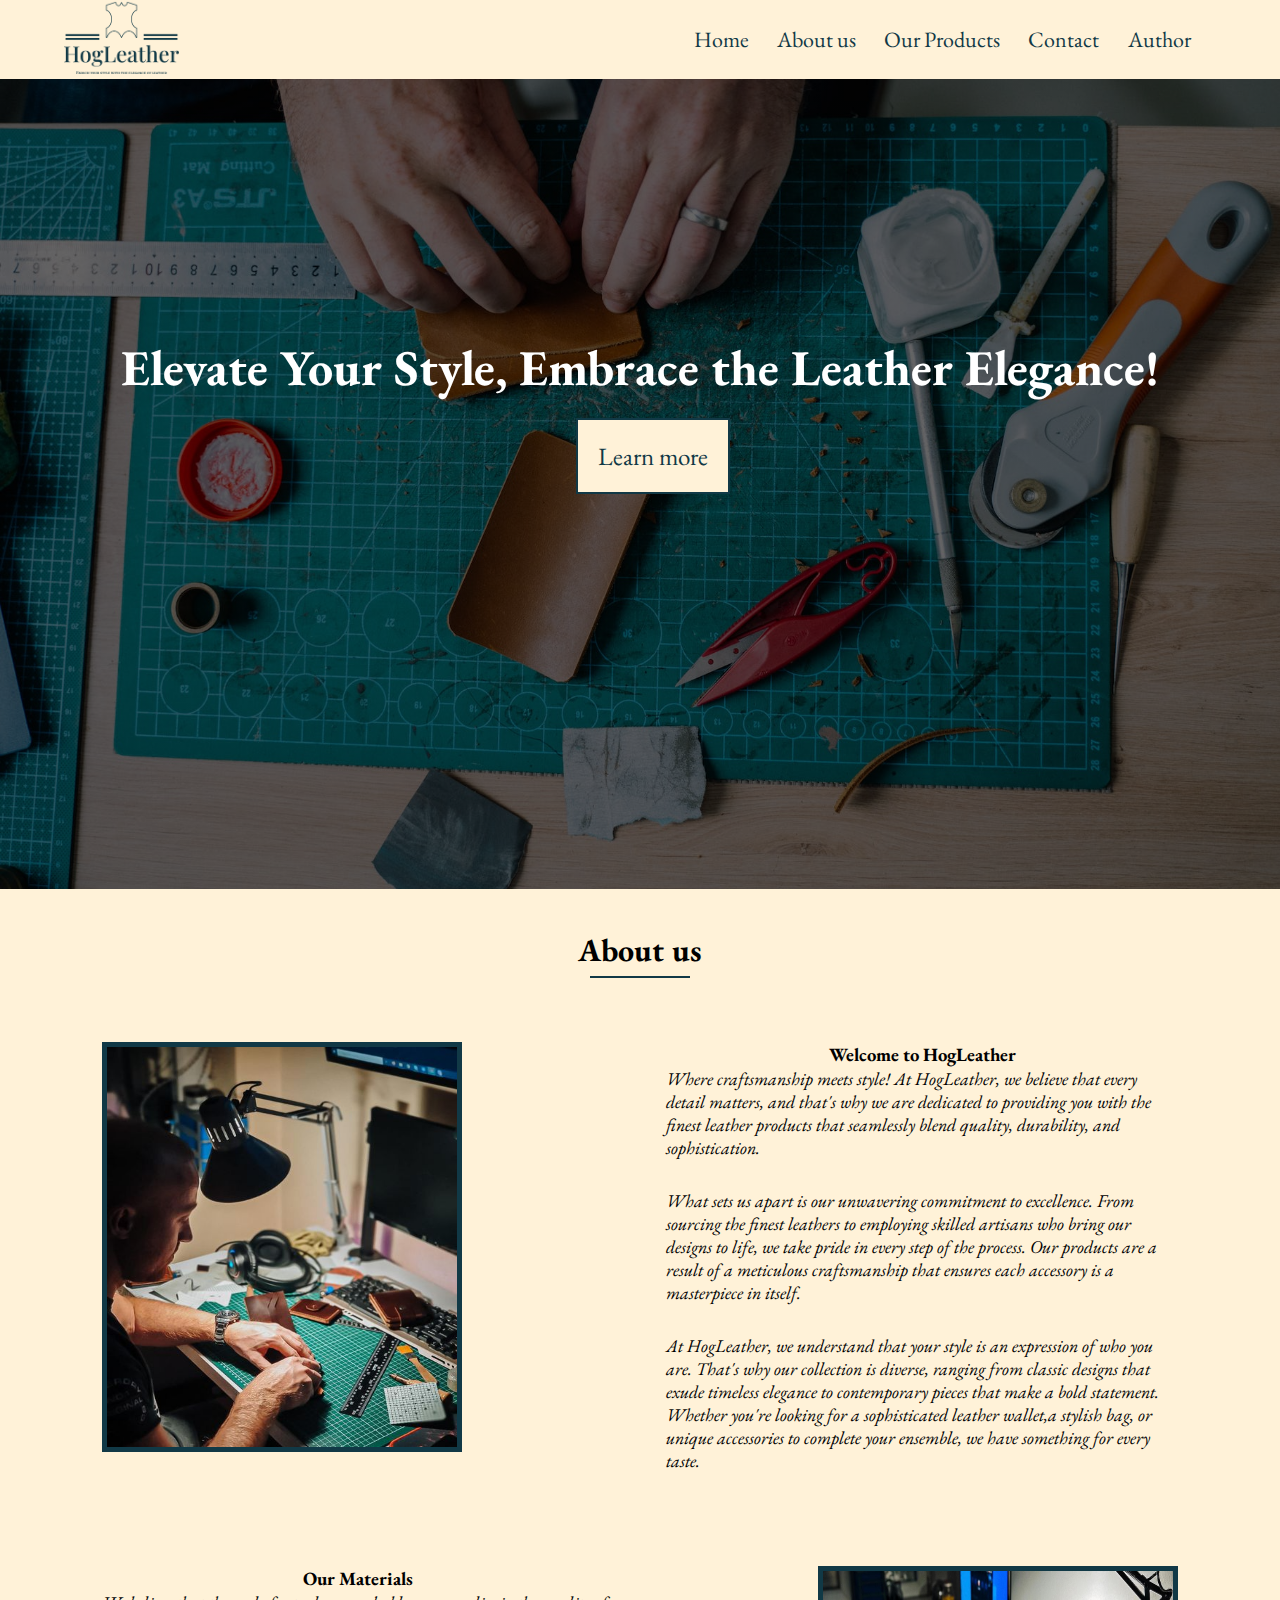
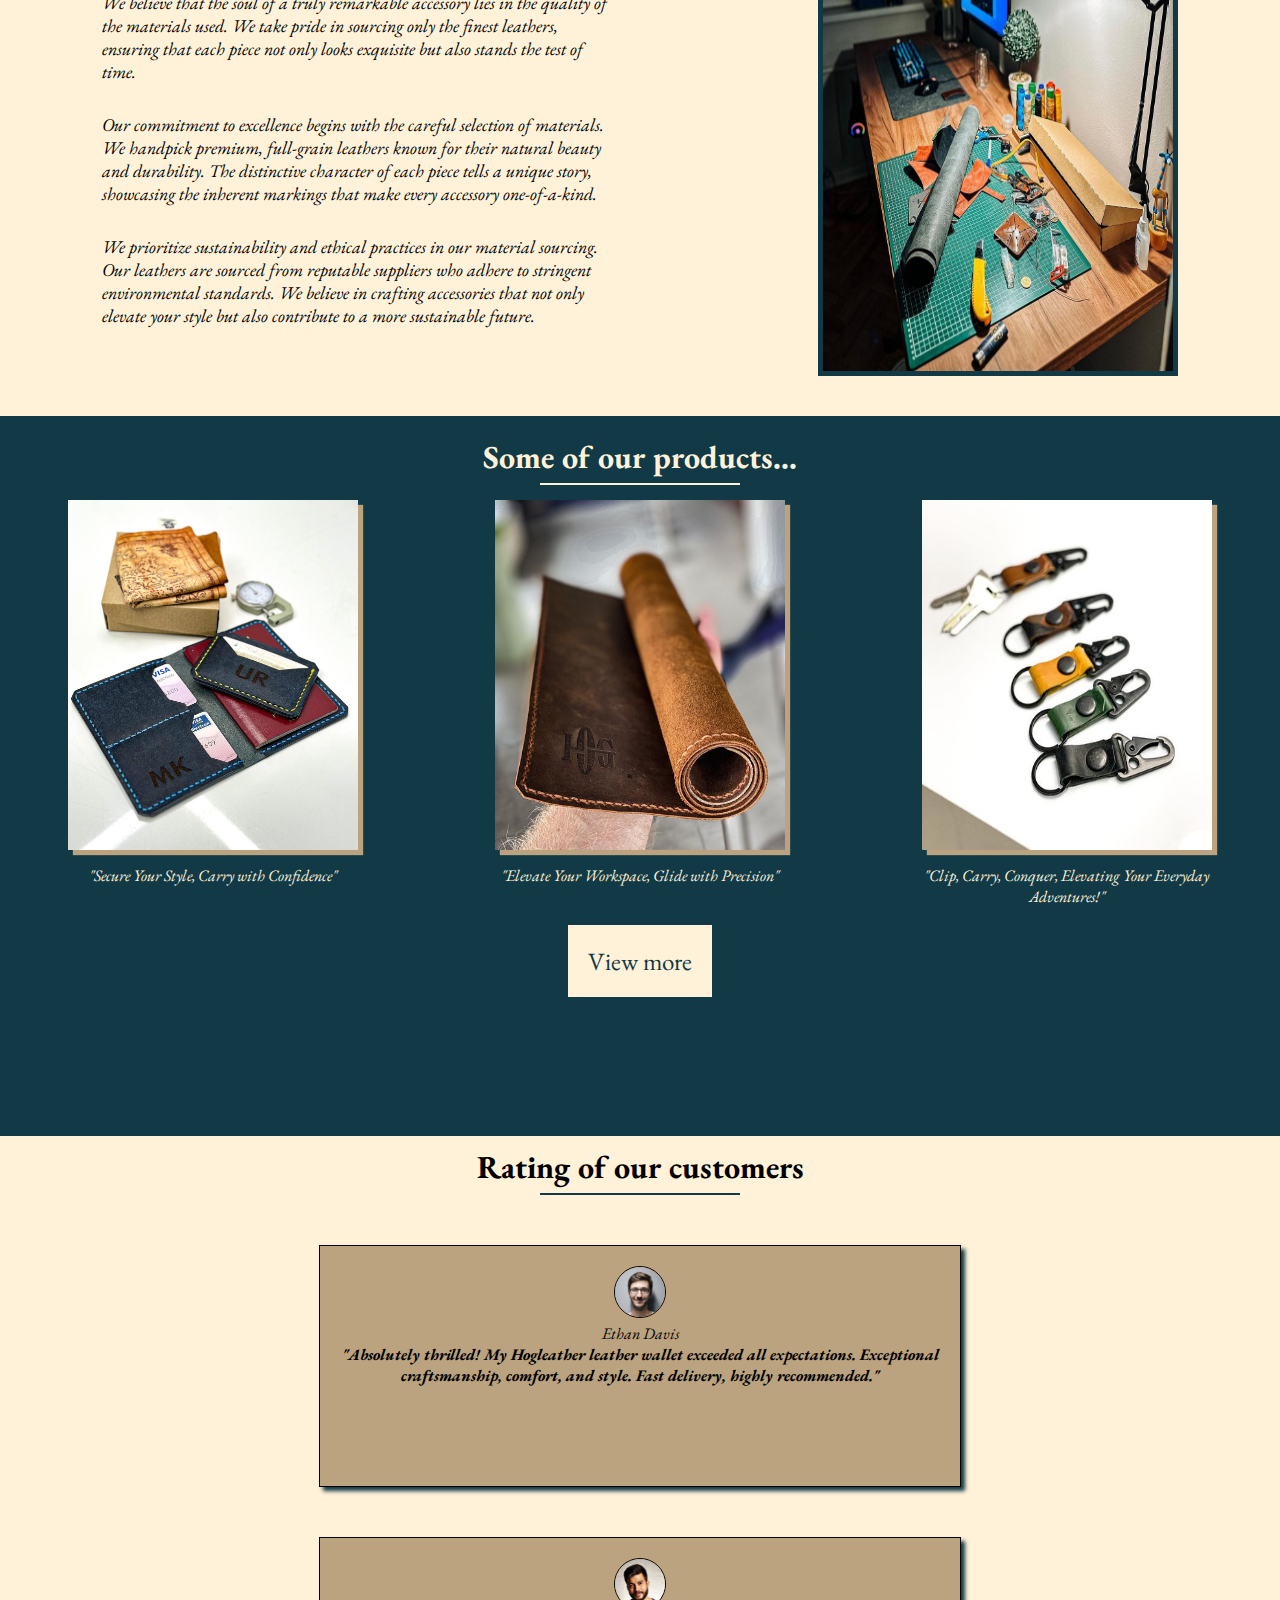
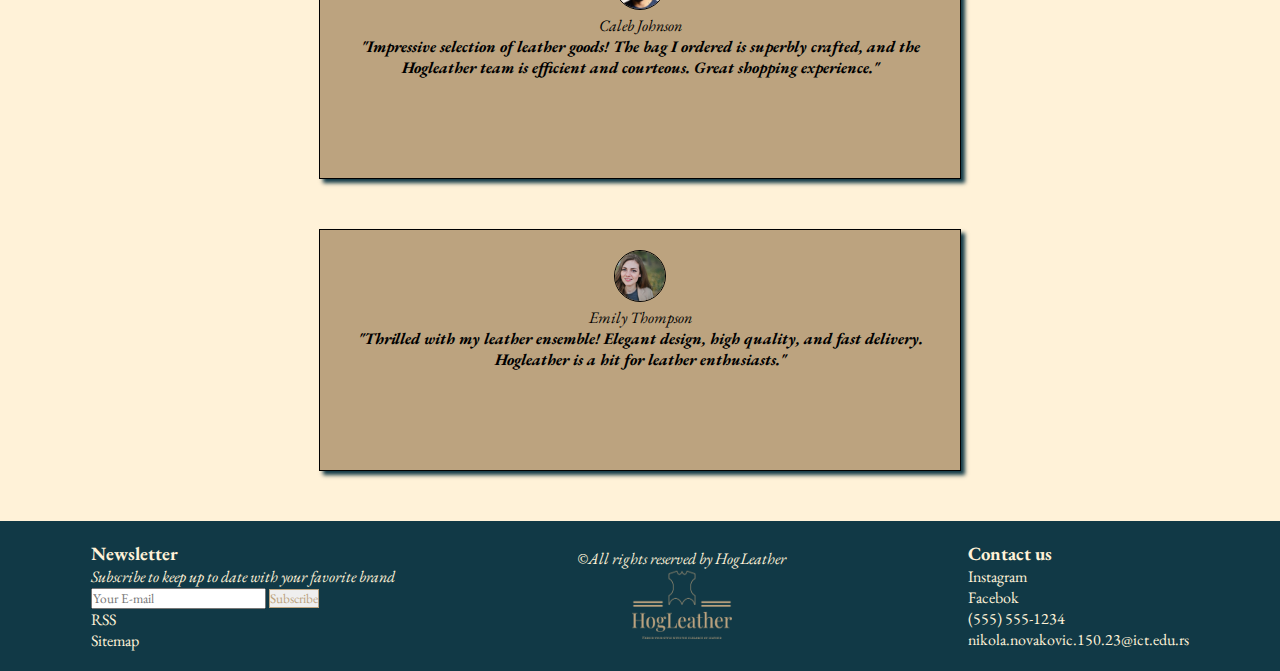
<file: index.html>
<!DOCTYPE html>
  <html>
    <head>
        <title>HogLeather</title>

        <meta charset="utf-8"/>
        <meta name="keywords" content="Leather, Leather wallets, Leather products, Passport wallet, Knife holder, Key holder" />
        <meta name="description" content="Elevate Your Style, Embrace the Leather Elegance"/>

        <link rel="stylesheet" type="text/css" href="css/style.css"/>

        <link rel="preconnect" href="https://fonts.googleapis.com"/>
        <link rel="preconnect" href="https://fonts.gstatic.com" crossorigin>
        <link href="https://fonts.googleapis.com/css2?family=Open+Sans&display=swap" rel="stylesheet"/>

        <link rel="preconnect" href="https://fonts.googleapis.com">
         <link rel="preconnect" href="https://fonts.gstatic.com" crossorigin>
        <link href="https://fonts.googleapis.com/css2?family=EB+Garamond&display=swap" rel="stylesheet">

        <link rel="stylesheet" href="https://cdnjs.cloudflare.com/ajax/libs/font-awesome/6.5.0/css/all.min.css" 
        integrity="sha512-Avb2QiuDEEvB4bZJYdft2mNjVShBftLdPG8FJ0V7irTLQ8Uo0qcPxh4Plq7G5tGm0rU+1SPhVotteLpBERwTkw==" crossorigin="anonymous" referrerpolicy="no-referrer" />
        <link rel="shortcut icon" href="img/logo-shortcut.png" />
        

      </head>
    <body>
        <header>
          <div class="wrap">
            <div id="logo">
              <a href="#"><img src="img/logo.png" alt="logo"/></a>
            </div>
            <div class="nav">
              <ul>
                <li><a href="index.html">Home</a></li>
                <li><a href="#about-us">About us</a></li>
                <li><a href="products.html">Our Products</a></li>
                <li><a href="contact.html">Contact </a></li>
                <li><a href="author.html">Author</a></li>
              </ul>
           </div>
        </div>
        </header>
          <main>
            <div id="back-cover">
              <h1>Elevate Your Style, Embrace the Leather Elegance! </h1>
              <a href="#about-us">Learn more</a>
            </div>
        <div id="about-us">
              <h1>About us</h1>
              <div class="content">
              <img src="img/proizvodnja4.jpg" alt="about-us-img"/>
    
              <div class="content-text">
    
              <h3>Welcome to HogLeather</h3>
    
                <p>Where craftsmanship meets style! 
                At HogLeather, we believe that every detail matters, 
                and that's why we are dedicated to providing you with the finest leather products that seamlessly blend quality,
                durability, and sophistication.
                </p>
                <p>
                What sets us apart is our unwavering commitment to excellence. 
                From sourcing the finest leathers to employing skilled artisans who bring our designs to life,
                 we take pride in every step of the process. 
                 Our products are a result of a meticulous craftsmanship that ensures each accessory is a masterpiece in itself.
                </p>
                <p>
                At HogLeather, we understand that your style is an expression of who you are. 
                That's why our collection is diverse, ranging from classic designs that exude timeless elegance to contemporary pieces that make a bold statement. 
                Whether you're looking for a sophisticated leather wallet,a stylish bag,
                 or unique accessories to complete your ensemble, we have something for every taste.
                </p>
              </div>
            </div>
              <div class="content">
    
              <div class="content-text">
                <h3> 
                  Our Materials
                </h3>
                <p>
                  We believe that the soul of a truly remarkable accessory lies in the quality of the materials used. 
                  We take pride in sourcing only the finest leathers, ensuring that each piece not only looks exquisite but also stands the test of time.
                </p>
                <p>
                  Our commitment to excellence begins with the careful selection of materials.
                   We handpick premium, full-grain leathers known for their natural beauty and durability. 
                   The distinctive character of each piece tells a unique story, showcasing the inherent markings that make every accessory one-of-a-kind.
                </p>
                <p>
                  We prioritize sustainability and ethical practices in our material sourcing. 
                  Our leathers are sourced from reputable suppliers who adhere to stringent environmental standards.
                   We believe in crafting accessories that not only elevate your style but also contribute to a more sustainable future.
                </p>
              </div>
                  <img src="img/proizvodnja1.jpg" alt="materials"/>
            </div>
          </div>
            <div id="product">
              <h1>Some of our products...</h1>
              <div class="img-row">
                <img src="img/proizvod2.jpg" alt="product"/>
                <img src="img/proizvod6.jpg" alt="product"/>
                <img src="img/proizvod10.jpg" alt="product"/>
              </div>
                <div class="text-row">
                  <div class="text-block">
                    <p>"Secure Your Style, Carry with Confidence"</p>
                  </div>
                  <div class="text-block">
                    <p>"Elevate Your Workspace, Glide with Precision"</p>
                  </div>
                  <div class="text-block">
                    <p>"Clip, Carry, Conquer, Elevating Your Everyday Adventures!"</p>
                  </div>
                  
                </div>
                <a href="products.html">View more</a>
            </div>
            <div id="rate-block">

              <h1>Rating of our customers</h1>

              <div class="rate-box">
                <img src="img/kupac1.jpg" alt="customer1"/>
                <p>Ethan Davis</p>

                <cite>"Absolutely thrilled! My Hogleather leather wallet exceeded all expectations. 
                    Exceptional craftsmanship, comfort, and style. Fast delivery, highly recommended."
                </cite>
                  
                    <div class="rating">
                      <i class="fa-solid fa-star"></i>
                      <i class="fa-solid fa-star"></i>
                      <i class="fa-solid fa-star"></i>
                      <i class="fa-solid fa-star"></i>
                      <i class="fa-solid fa-star"></i>
                    </div>
                </div>
                <div class="rate-box">
                  <img src="img/kupac2.jpg" alt="customer2"/>
                  <p>Caleb Johnson</p>
  
                  <cite>
                    "Impressive selection of leather goods! 
                     The bag I ordered is superbly crafted, and the Hogleather team is efficient and courteous. Great shopping experience." 
                  </cite>
                    
                      <div class="rating">
                        <i class="fa-solid fa-star"></i>
                        <i class="fa-solid fa-star"></i>
                        <i class="fa-solid fa-star"></i>
                        <i class="fa-solid fa-star"></i>
                        <i class="fa-solid fa-star"></i>
                      </div>
                  </div>
                  <div class="rate-box">
                    <img src="img/kupac3.jpg" alt="customer3"/>
                    <p>Emily Thompson</p>
    
                    <cite>
                      "Thrilled with my leather ensemble! Elegant design, high quality, and fast delivery. 
                       Hogleather is a hit for leather enthusiasts." 
                    </cite>
                      
                        <div class="rating">
                          <i class="fa-solid fa-star"></i>
                          <i class="fa-solid fa-star"></i>
                          <i class="fa-solid fa-star"></i>
                          <i class="fa-solid fa-star"></i>
                          <i class="fa-solid fa-star"></i>
                        </div>
                    </div>
                  </div>
              </main>
        <footer>
          <div id="footer-block">
            <div class="newsletter">
              <h3>Newsletter</h3>
              <form>
                <p>
                  Subscribe to keep up to date with your favorite brand
                </p>
                <input type="email" name="email" placeholder="Your E-mail"/>
                <button type="submit">Subscribe</button>
                <li><a href="rss.xml" target="_blank"><i class="fa-solid fa-rss"></i></i></a>RSS</li>
                <li><a href="sitemap.xml" target="_blank"><i class="fa-solid fa-sitemap"></i></i></a>Sitemap</li>
              </form>
            
          </div>
          <div class="copyright">
            <p>&copy;All rights reserved by HogLeather</p>
            <a href="#"><img src="img/logo2.png" alt="logo"/></a>
          </div>
          <div class="social-media">
            <h3>Contact us</h3>
            <ul>
              <li><a href="https://www.instagram.com/" target="_blank"><i class="fa-brands fa-instagram"></i></a>Instagram</li>
              <li><a href="https://www.facebook.com/" target="_blank"><i class="fa-brands fa-facebook-f"></i></a>Facebok</li>
              <li><i class="fa-solid fa-phone"></i>(555) 555-1234</li>
              <li><i class="fa-solid fa-envelope"></i>nikola.novakovic.150.23@ict.edu.rs</li>
          </ul>
          </div>
          </div>
        </footer>
    </body>
  </html>
</file>
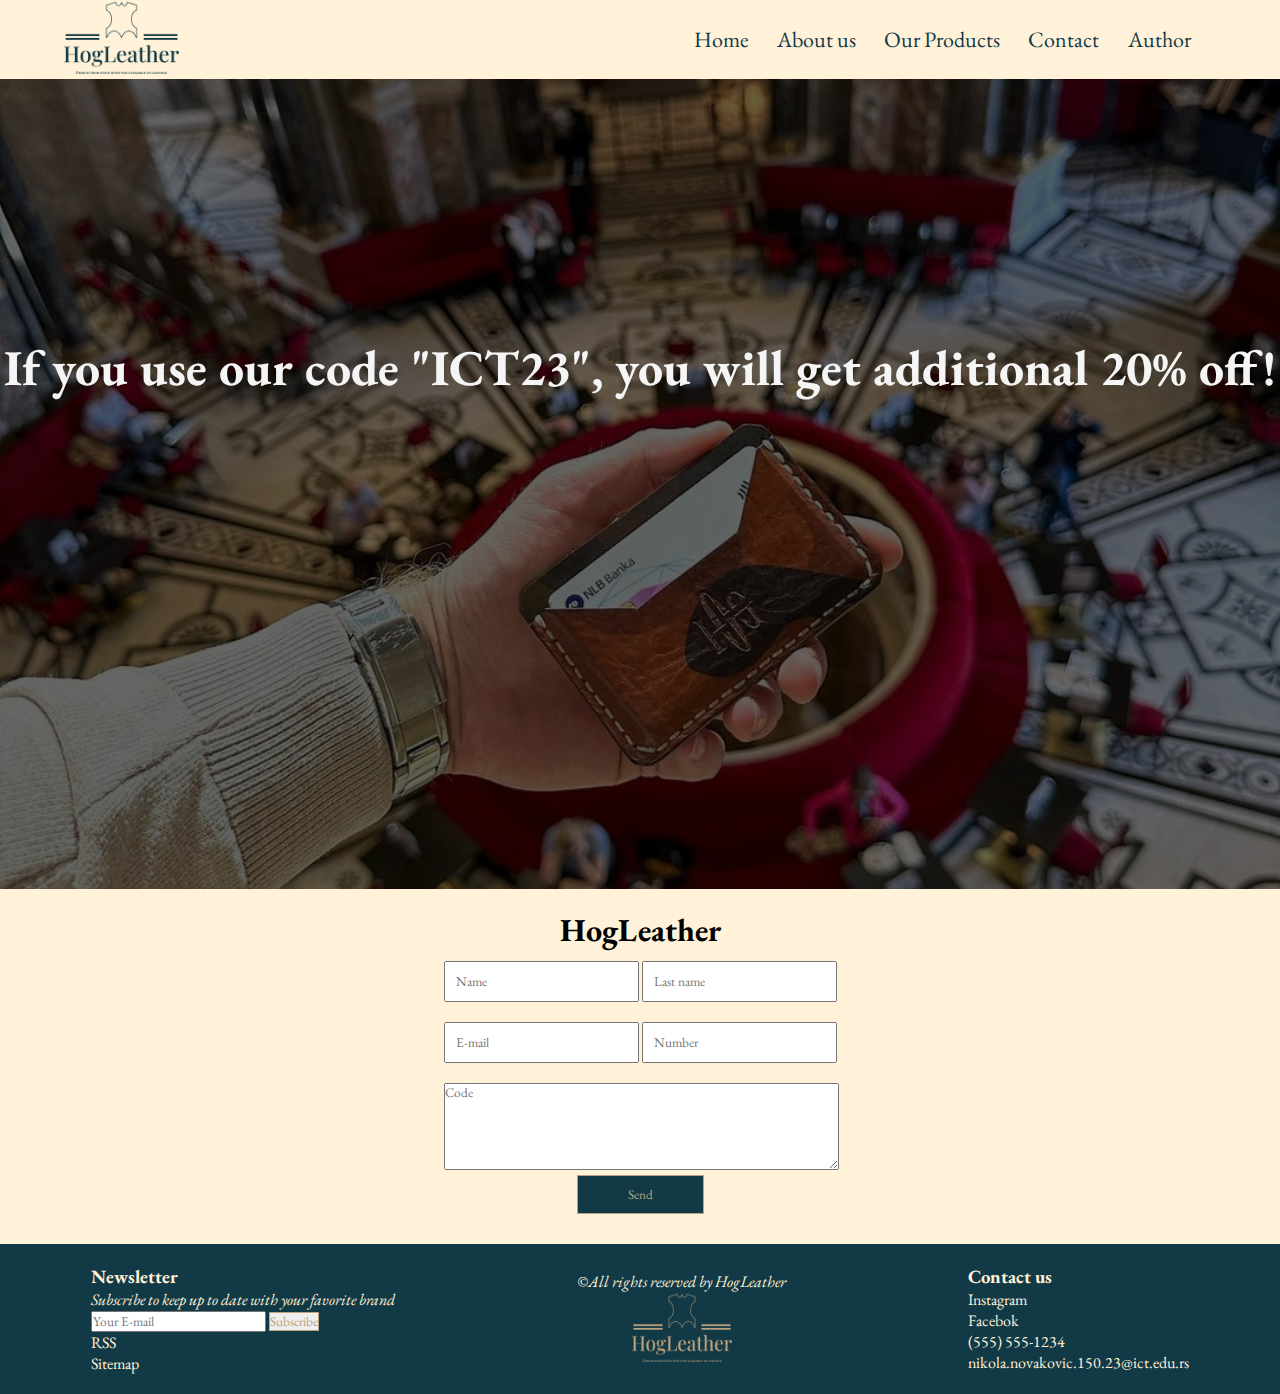
<file: contact.html>
<!DOCTYPE html>
  <html>
    <head>
      <title>Our Products</title>

      <meta charset="utf-8"/>
      <meta name="keywords" content="Leather, Leather wallets, Leather products, Passport wallet, Knife holder, Key holder" />
      <meta name="description" content="Elevate Your Style, Embrace the Leather Elegance"/>

      <link rel="stylesheet" type="text/css" href="css/style.css"/>

      <link rel="preconnect" href="https://fonts.googleapis.com"/>
      <link rel="preconnect" href="https://fonts.gstatic.com" crossorigin>
      <link href="https://fonts.googleapis.com/css2?family=Open+Sans&display=swap" rel="stylesheet"/>

      <link rel="preconnect" href="https://fonts.googleapis.com">
       <link rel="preconnect" href="https://fonts.gstatic.com" crossorigin>
      <link href="https://fonts.googleapis.com/css2?family=EB+Garamond&display=swap" rel="stylesheet">

      <link rel="stylesheet" href="https://cdnjs.cloudflare.com/ajax/libs/font-awesome/6.5.0/css/all.min.css" 
      integrity="sha512-Avb2QiuDEEvB4bZJYdft2mNjVShBftLdPG8FJ0V7irTLQ8Uo0qcPxh4Plq7G5tGm0rU+1SPhVotteLpBERwTkw==" crossorigin="anonymous" referrerpolicy="no-referrer" />
      <link rel="shortcut icon" href="img/logo-shortcut.png" />
    </head>
    <body>
      <header>
        <div class="wrap">
          <div id="logo">
            <a href="#"><img src="img/logo.png" alt="logo"/></a>
          </div>
          <div class="nav">
            <ul>
              <li><a href="index.html">Home</a></li>
              <li><a href="#about-us">About us</a></li>
              <li><a href="products.html">Our Products</a></li>
              <li><a href="contact.html">Contact </a></li>
              <li><a href="author.html">Author</a></li>
            </ul>
         </div>
      </div>
      </header>
      <main>
        <div id="back-cover-contact">
          <h1>If you use our code "ICT23", you will get additional 20% off! </h1>
          <div class="arrow">
            <a href="#form-block"><i class="fa-solid fa-arrow-down"></i></a>
          </div>
        </div>
       <div id="form-block">
        <h1>HogLeather</h1>
        
        <form action="obrada.php" method="post" id="form">
          
            <div class="form-row">
              <input type="text" id="name" placeholder="Name" />
              <input type="text" id="last-name" placeholder="Last name" />
            </div>
            <div class="form-row">
              <input type="email" id="email" placeholder="E-mail" />
              <input type="tel" id="number" placeholder="Number" />

            </div>
            <div class="form-row">
            
              <textarea name="code" id="code" rows="5" placeholder="Code"></textarea>
              <input type="submit" id="send" value="Send" />
            </div>
        </form>
          </div>
        

       
            

       
          

      
      </main>
      <footer>
        <div id="footer-block">
          <div class="newsletter">
            <h3>Newsletter</h3>
            <form>
              <p>
                Subscribe to keep up to date with your favorite brand
              </p>
              <input type="email" name="email" placeholder="Your E-mail"/>
              <button type="submit">Subscribe</button>
              <li><a href="rss.xml" target="_blank"><i class="fa-solid fa-rss"></i></i></a>RSS</li>
                <li><a href="sitemap.xml" target="_blank"><i class="fa-solid fa-sitemap"></i></i></a>Sitemap</li>
            </form>
          
        </div>
        <div class="copyright">
          <p>&copy;All rights reserved by HogLeather</p>
          <a href="#"><img src="img/logo2.png" alt="logo"/></a>
        </div>
        <div class="social-media">
          <h3>Contact us</h3>
          <ul>
            <li><a href="https://www.instagram.com/" target="_blank"><i class="fa-brands fa-instagram"></i></a>Instagram</li>
            <li><a href="https://www.facebook.com/" target="_blank"><i class="fa-brands fa-facebook-f"></i></a>Facebok</li>
            <li><i class="fa-solid fa-phone"></i>(555) 555-1234</li>
            <li><i class="fa-solid fa-envelope"></i>nikola.novakovic.150.23@ict.edu.rs</li>
        </ul>
        </div>
        </div>
      </footer>
  </body>
</html>
</file>
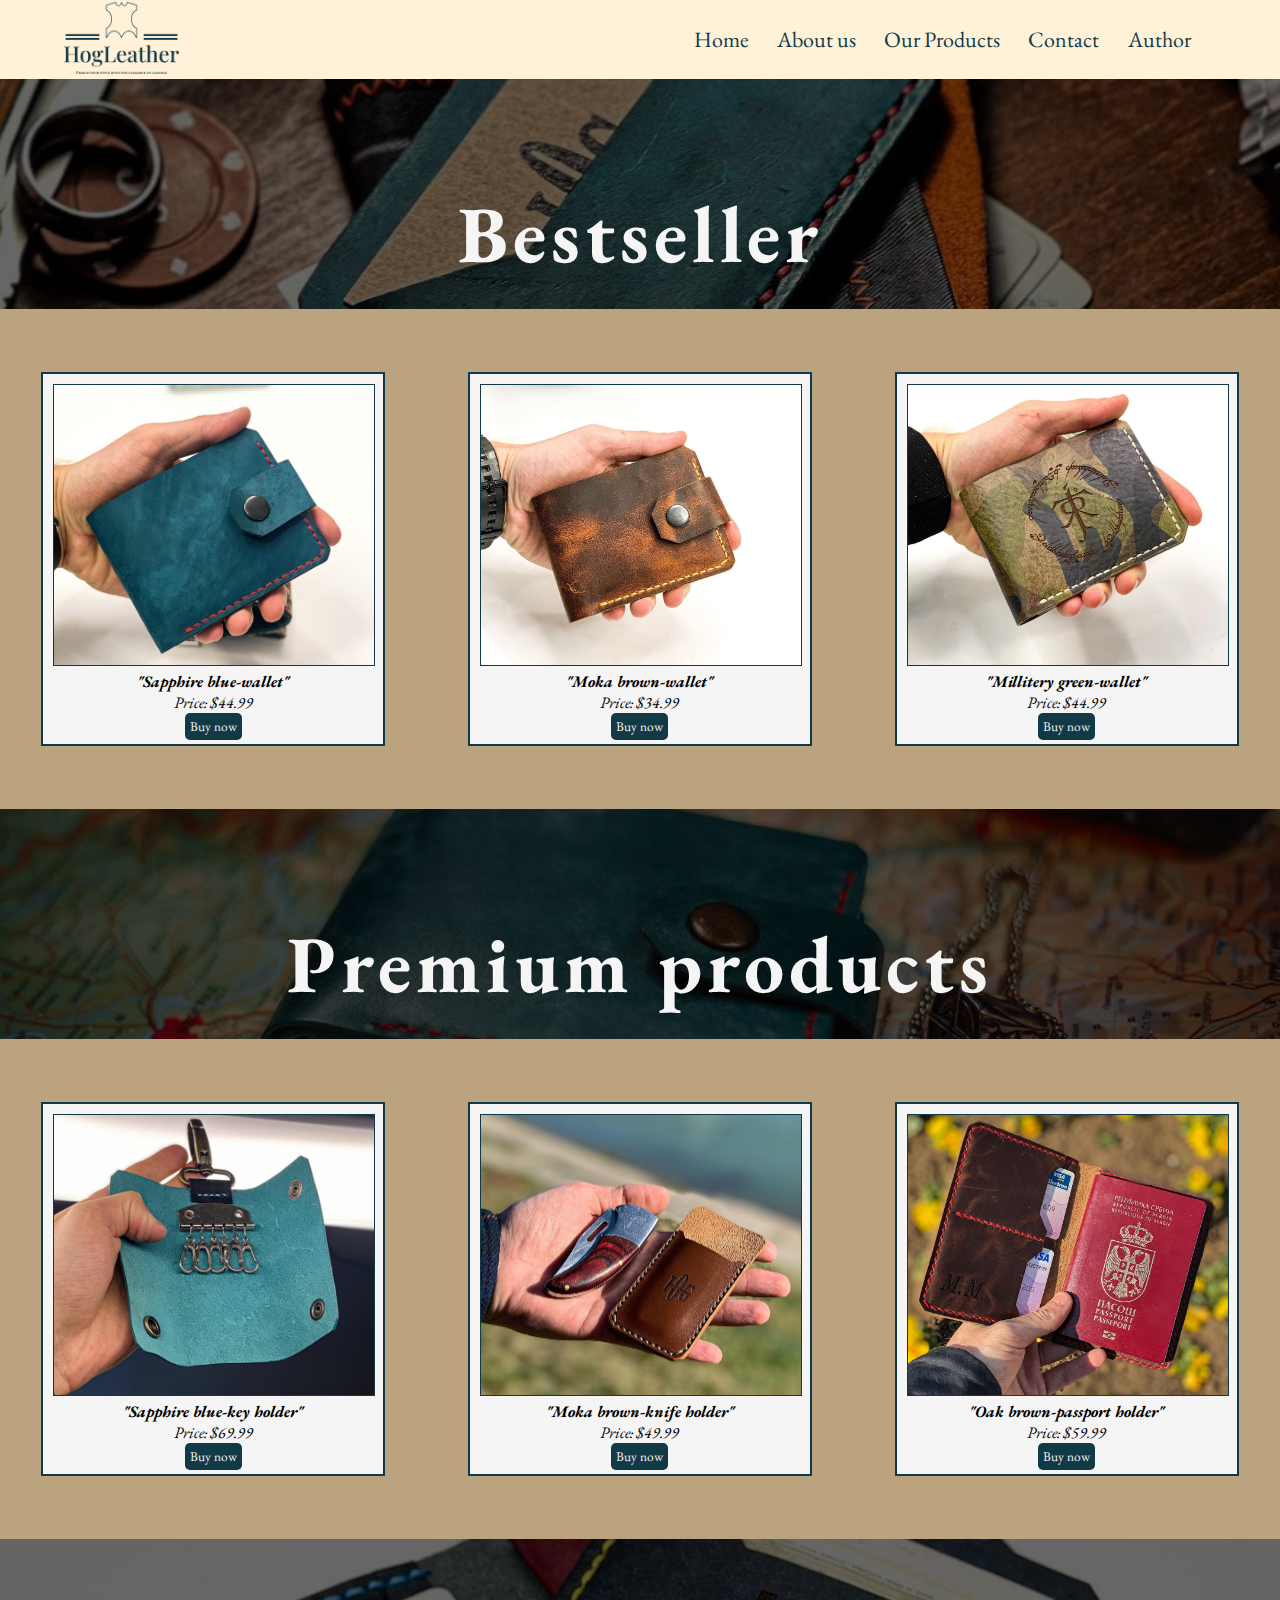
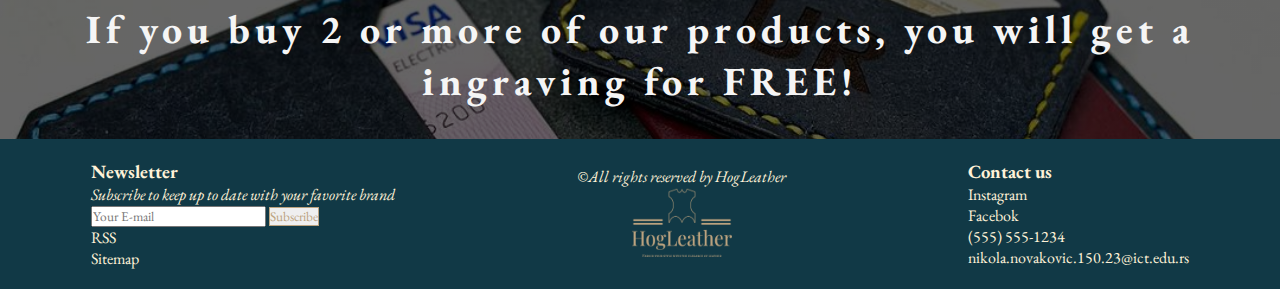
<file: products.html>
<!DOCTYPE html>
  <html>
    <head>
      <title>Our Products</title>

      <meta charset="utf-8"/>
      <meta name="keywords" content="Leather, Leather wallets, Leather products, Passport wallet, Knife holder, Key holder" />
      <meta name="description" content="Elevate Your Style, Embrace the Leather Elegance"/>

      <link rel="stylesheet" type="text/css" href="css/style.css"/>

      <link rel="preconnect" href="https://fonts.googleapis.com"/>
      <link rel="preconnect" href="https://fonts.gstatic.com" crossorigin>
      <link href="https://fonts.googleapis.com/css2?family=Open+Sans&display=swap" rel="stylesheet"/>

      <link rel="preconnect" href="https://fonts.googleapis.com">
       <link rel="preconnect" href="https://fonts.gstatic.com" crossorigin>
      <link href="https://fonts.googleapis.com/css2?family=EB+Garamond&display=swap" rel="stylesheet">

      <link rel="stylesheet" href="https://cdnjs.cloudflare.com/ajax/libs/font-awesome/6.5.0/css/all.min.css" 
      integrity="sha512-Avb2QiuDEEvB4bZJYdft2mNjVShBftLdPG8FJ0V7irTLQ8Uo0qcPxh4Plq7G5tGm0rU+1SPhVotteLpBERwTkw==" crossorigin="anonymous" referrerpolicy="no-referrer" />
      <link rel="shortcut icon" href="img/logo-shortcut.png" />
    </head>
    <body>
      <header>
        <div class="wrap">
          <div id="logo">
            <a href="#"><img src="img/logo.png" alt="logo"/></a>
          </div>
          <div class="nav">
            <ul>
              <li><a href="index.html">Home</a></li>
              <li><a href="#about-us">About us</a></li>
              <li><a href="products.html">Our Products</a></li>
              <li><a href="contact.html">Contact </a></li>
              <li><a href="author.html">Author</a></li>
            </ul>
         </div>
      </div>
      </header>
        <main>
          <div id="product-img">
            <h1>Bestseller</h1>
          </div>
          <div id="product-view">
            <div class="products">
              <img src="img/proizvod13.jpg" alt="Magnificent sapphire blue"/>
              <div class="prod-des">
                <h4>"Sapphire blue-wallet"</h4>
                <p> Price: &dollar;44.99</p>
                <button>Buy now</button>
              </div>
            </div>
            <div class="products">
              <img src="img/proizvod12.jpg" alt="Moka brown"/>
              <div class="prod-des">
                <h4>"Moka brown-wallet"</h4>
                <p> Price: &dollar;34.99</p>
                <button>Buy now</button>
              </div>
            </div>
            <div class="products">
              <img src="img/proizvod14.jpg" alt="Militery green"/>
              <div class="prod-des">
                <h4>"Millitery green-wallet"</h4>
                <p> Price: &dollar;44.99</p>
                <button>Buy now</button>
              </div>
            </div>
          </div>
          </div>
          <div id="product-img2">
            <h1>Premium products</h1>
          </div>
          <div id="product-view">
            <div class="products">
              <img src="img/proizvod15.jpg" alt="Magnificent sapphire blue"/>
              <div class="prod-des">
                <h4>"Sapphire blue-key holder"</h4>
                <p> Price: &dollar;69.99</p>
                <button>Buy now</button>
              </div>
            </div>
            <div class="products">
              <img src="img/proizvod16.jpg" alt="Moka brown"/>
              <div class="prod-des">
                <h4>"Moka brown-knife holder"</h4>
                <p> Price: &dollar;49.99</p>
                <button>Buy now</button>
              </div>
            </div>
            <div class="products">
              <img src="img/proizvod17.jpg" alt="Militery green"/>
              <div class="prod-des">
                <h4>"Oak brown-passport holder"</h4>
                <p> Price: &dollar;59.99</p>
                <button>Buy now</button>
              </div>
            </div>
          </div>
          </div>
          <div id="product-img3">
            <h1>If you buy 2 or more of our products, you will get a ingraving for FREE!</h1>
          </div>
          <div id="contact-block">

          </div>

        </main>
        <footer>
          <div id="footer-block">
            <div class="newsletter">
              <h3>Newsletter</h3>
              <form>
                <p>
                  Subscribe to keep up to date with your favorite brand
                </p>
                <input type="email" name="email" placeholder="Your E-mail"/>
                <button type="submit">Subscribe</button>
                <li><a href="rss.xml" target="_blank"><i class="fa-solid fa-rss"></i></i></a>RSS</li>
                <li><a href="sitemap.xml" target="_blank"><i class="fa-solid fa-sitemap"></i></i></a>Sitemap</li>
              </form>
            
          </div>
          <div class="copyright">
            <p>&copy;All rights reserved by HogLeather</p>
            <a href="#"><img src="img/logo2.png" alt="logo"/></a>
          </div>
          <div class="social-media">
            <h3>Contact us</h3>
            <ul>
              <li><a href="https://www.instagram.com/" target="_blank"><i class="fa-brands fa-instagram"></i></a>Instagram</li>
              <li><a href="https://www.facebook.com/" target="_blank"><i class="fa-brands fa-facebook-f"></i></a>Facebok</li>
              <li><i class="fa-solid fa-phone"></i>(555) 555-1234</li>
              <li><i class="fa-solid fa-envelope"></i>nikola.novakovic.150.23@ict.edu.rs</li>
          </ul>
          </div>
          </div>
        </footer>
    </body>
  </html>
</file>
<file: css/style.css>
*{
font-family:'EB Garamond', serif;
padding: 0%;
margin: 0%;
text-decoration: none;
list-style-type: none;
scroll-behavior: smooth;
}

body{
  background-color: #FFF2D8;
}

#logo{
  width: 10%;
}
#logo img{
  width: 100%;
}

.wrap{
  width: 90%;
  display: flex;
  justify-content: space-between;
  align-items: center;
  margin: 0% auto;
 
}

 
header{
 width: 100%;
  margin: 0% auto;
  background-color:#FFF2D8 ;
  
}

.nav ul li{
  display: inline;
  margin-right: 25px;
  
}

.nav ul li a{
   color:#113946;
   font-size: 22px;
   position: relative;
}


.nav li a::after{
  content: "";
  display: block;
  position: absolute;
  left: 0px;
  bottom: -10px;
  width: 100%;
  height: 3px;
  background-color:#BCA37F;
  transform: scaleX(0);
  transition: transform 0.5s ease;
}

.nav li a:hover::after{
  transform: scaleX(1);
}

#back-cover{
  background-image: url("../img/proizvodnja2.jpg");
  height: 90vh;
  background-size: cover;
  background: linear-gradient(rgba(0, 0, 0, 0.6), rgba(0, 0, 0, 0.6)), url("../img/proizvodnja2.jpg") left/cover;
  background-attachment: fixed;
}

#back-cover h1{
  color: white;
  text-align: center;
  padding-top: 20%;
  margin-bottom: 40px;
  font-size: 50px;
}

#back-cover a{
  margin-left: 45%;
  margin-top: 60px;
  background-color:#FFF2D8 ;
  padding: 20px;
  font-size: 25px;
  transition: 0.4s all;
  color: #113946;
  border: 2px solid #113946;
  
}

#back-cover a:hover, #product>a:hover{
 background-color:#113946;
 color: #BCA37F;
 border: 2px solid #BCA37F;
}

#about-us{
background-color:#FFF2D8;
text-align: center; 
margin-top: 40px;

}

#about-us img{
  width: 350px;
  height: 400px;
  border: 5px solid #113946;
  
}

.content{
  display: flex;
  justify-content: space-around;
  margin-top: 5%;
  
}

.content-text{
  width: 40%;
  
}

.content-text p{
  text-align:start;
  margin-bottom: 30px;
  font-size: 18px;
}
  
#about-us h1::after{
  content: "";
  display: block;
  width: 100px;
  height: 2px;
  background-color: #113946;
  margin: 5px auto;
}  

.content-2{
  display: flex;
  justify-content: space-around;
}

#product{
  
  background-color: #113946;
  color:#FFF2D8;
  text-align: center;
  margin-top: 40px;
  padding-top: 20px;
  height: 700px;
}
#product h1::after{
  content: "";
  display: block;
  width: 200px;
  height: 2px;
  background-color: #FFF2D8;
  margin: 5px auto;
}

.img-row img{
  width: 290px;
  height: 350px;
  box-shadow: 5px 5px 1px  #BCA37F;
  transition: 0.3s;
}

.img-row, .text-row{
  display: flex;
  justify-content: space-around;
  margin-top: 15px;
}

.img-row img:hover{
  transform: scale(1.1);
}

.text-block{
  width: 290px;
  text-align: center;
  font-style: italic;
  margin-bottom: 3%;
}

#product>a{
  background-color:#FFF2D8 ;
  padding: 20px;
  font-size: 25px;
  transition: 0.4s all;
  color: #113946;
  border: 2px solid #113946;
}

#rate-block{
  background-color: #FFF2D8;
  text-align: center;
  font-weight: bold;
  margin: 10px auto;

}

.rate-box{
  height: 200px;
  width: 600px;
  background-color: #BCA37F;
  border: 1px solid;
  margin: 50px auto;
  box-shadow: 4px 4px 4px #113946;
  padding-left: 20px;
  padding-right: 20px;
  padding: 20px;
}
#rate-block h1::after, #author h1::after{
  content: "";
  display: block;
  width: 200px;
  height: 2px;
  background-color: #113946;
  margin: 5px auto;
}
.rate-box img{
  width: 50px;
  height: 50px;
  border-radius: 50%;
  object-position: 100% 20% ;
  object-fit: cover;
  border: 1px solid;
  }

  .rate-box p{
    font-weight: 400;
  }

  .fa-star{
    color: rgb(248, 248, 50);
    margin-top: 20px;
  }
  
  #footer-block{
    height: 150px;
    background-color: #113946;
    display: flex;
    justify-content: space-around;
    align-items: center;
  }

  .newsletter{
    color: #FFF2D8;
    
  }
  
  .newsletter button{
    color: #BCA37F;
    border: 1px solid #BCA37F;;

   
  }
  .copyright,.social-media h3,.social-media ul li{
    color: #FFF2D8;
  }

  .copyright{
    text-align: center;
  }

  .copyright img{
    width: 100px;
    height: 70px;
  }

  #back-cover-author{
    background-image: url("../img/pozadina2.jpg");
    height: 90vh;
    background-size: cover;
    background: linear-gradient(rgba(0, 0, 0, 0.6), rgba(0, 0, 0, 0.6)), url("../img/pozadina2.jpg") left/cover;
    background-attachment: fixed;
    position: relative;
  }
  #back-cover-author h1{
    color: whitesmoke;
    text-align: center;
    padding-top: 25%;
    margin-bottom: 40px;
    font-size: 50px;
    
  }
  
  .fa-arrow-down{
    color: azure;
    font-size: 60px;
  }

  .arrow{
    position: absolute;
    left: 50%;
    bottom: 10%;
  }

  #author img{
    width: 30%;
    height: 20%;
    border: #BCA37F 5px solid;
    margin-top: 30px;
  }

  #author-info{
    height: 400px;
    width: 45%;
    background-color: #BCA37F;
    padding: 12px;
    margin-top: 30px;
    

  }
  #author{
    text-align: center;
    font-size: 20px;
    margin: 20px;
  }

  #author-wrap{
    display: flex;
    justify-content: space-around;
  }

  #product-img{
    height: 230px;
    background-image: url("../img/pozadina4.jpg");
    background-size: cover;
    background: linear-gradient(rgba(0, 0, 0, 0.6), rgba(0, 0, 0, 0.6)), url("../img/pozadina4.jpg") left/cover;
    text-align: center;
    
  }

  #product-img2{
    height: 230px;
    background-image: url("../img/pozadina5.jpg");
    background-size: cover;
    background: linear-gradient(rgba(0, 0, 0, 0.6), rgba(0, 0, 0, 0.6)), url("../img/pozadina5.jpg") left/cover;
    text-align: center;
  }

  #product-img2 h1{
    color: whitesmoke;
    padding-top: 8%;
    font-size: 80px;
    letter-spacing: 5px;
  }

  #product-img3 h1{
    color: whitesmoke;
    padding-top: 5%;
    font-size: 40px;
    letter-spacing: 5px;
  }

  #product-img3{
    height: 200px;
    background-image: url("../img/proizvod2.jpg");
    background-size: cover;
    background: linear-gradient(rgba(0, 0, 0, 0.6), rgba(0, 0, 0, 0.6)), url("../img/proizvod2.jpg") left/cover;
    text-align: center;
  }


  #product-img h1{
    color: whitesmoke;
    padding-top: 8%;
    font-size: 80px;
    letter-spacing: 5px;
  }

  #product-view{
    height: 500px;
    background-color: #BCA37F;
    display: flex;
    justify-content: space-around;
    align-items: center;
  }

  .products{
    width: 25%;
    height: 350px;
    background-color:whitesmoke ;
    text-align: center;
    padding: 10px;
    border: #113946 2px solid;
    
  }

  .products img{
    width: 100%;
    height: 80%;
    object-fit: cover;
    border: #113946 1px solid;
    transition: 0.3s;
  }

  .products h4,p{
    font-style: italic;
  }

  .products button{
    border: none;
    background-color: #113946;
    color:whitesmoke;
    padding: 5px;
    border-radius: 5px;
    transition: 0.3s;
    cursor: pointer;

  }

  .products button:hover{
    background-color: #BCA37F;
  }
  .products img:hover{
    transform: scale(0.9);
  }

  #form-block{
    margin: 20px auto;
    width: 50%;
    display: flex;
    flex-direction: column;
    align-items: center;
  }

  .form-row textarea{
    width: 100%;
  }

  .form-row{
    padding: 10px;
  }

  #form-block input{
    padding: 10px;
  }

  
#form-block input[type="submit"]{
    margin: 0px auto;
    display: block;
    padding: 10px 50px;
    background-color: #113946;
    color: #BCA37F;
    border: 1px solid #BCA37F;
    transition: 0.3s;
    cursor: pointer;
  }

#form-block input[type="submit"]:hover{
  background-color: #BCA37F;
  color: #113946;
  border: 1px solid #113946;
}
#back-cover-contact{
  background-image: url("../img/pozadina6.jpg");
  height: 90vh;
  background-size: cover;
  background: linear-gradient(rgba(0, 0, 0, 0.6), rgba(0, 0, 0, 0.6)), url("../img/pozadina6.jpg") left/cover;
  background-attachment: fixed;
}

#back-cover-contact h1{
  color: whitesmoke;
  text-align: center;
  padding-top: 20%;
  margin-bottom: 40px;
  font-size: 50px;
}

.fa-brands, .fa-solid{
  color: #FFF2D8;
}
</file>
